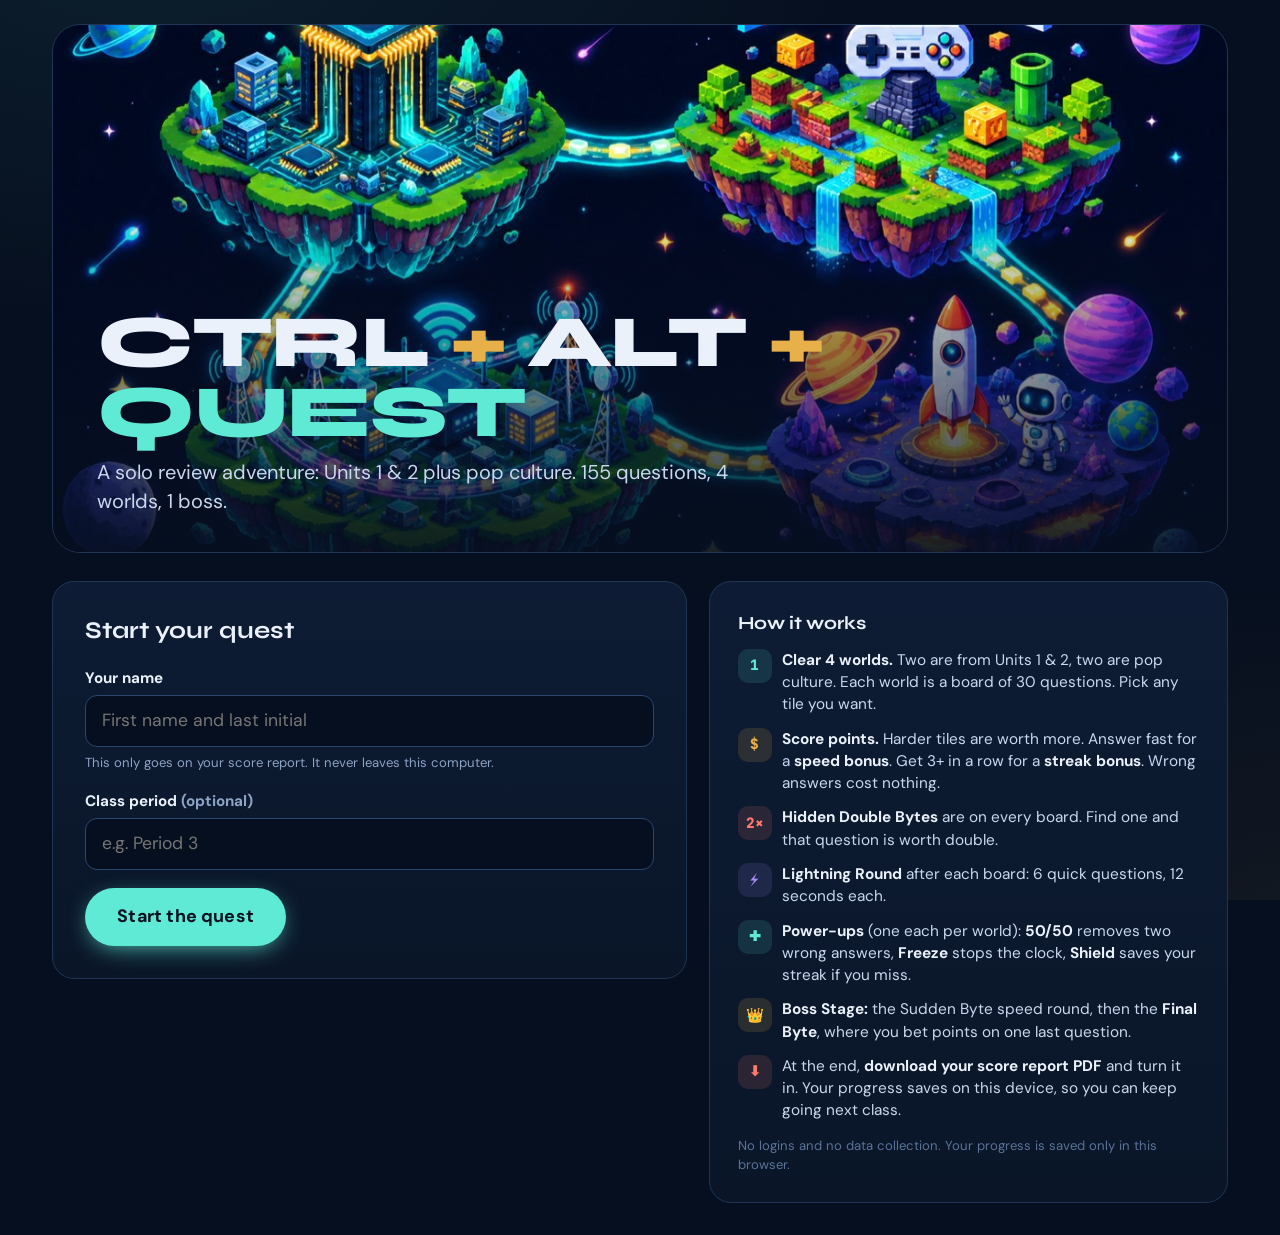
<file: site/index.html>
<!doctype html>
<html lang="en">
<head>
<meta charset="utf-8">
<meta name="viewport" content="width=device-width, initial-scale=1, viewport-fit=cover">
<title>CTRL + ALT + QUEST</title>
<meta name="description" content="Solo review quest for 7th grade STEAM: Units 1 & 2 plus pop culture. Earn points, keep your streak, download your score report.">
<meta name="theme-color" content="#060F1F">
<link rel="icon" href="data:image/svg+xml,%3Csvg xmlns='http://www.w3.org/2000/svg' viewBox='0 0 64 64'%3E%3Crect width='64' height='64' rx='14' fill='%23060F1F'/%3E%3Cpath d='M18 22l-8 10 8 10M46 22l8 10-8 10' stroke='%235EEAD4' stroke-width='5' fill='none' stroke-linecap='round' stroke-linejoin='round'/%3E%3Ccircle cx='32' cy='32' r='6' fill='%23E8B048'/%3E%3C/svg%3E">
<link rel="preconnect" href="https://fonts.googleapis.com">
<link rel="preconnect" href="https://fonts.gstatic.com" crossorigin>
<link href="https://fonts.googleapis.com/css2?family=DM+Sans:opsz,wght@9..40,400;9..40,500;9..40,700&family=JetBrains+Mono:wght@500;700&family=Syne:wght@700;800&display=swap" rel="stylesheet">
<link rel="stylesheet" href="styles.css">
</head>
<body>
<main id="app" aria-live="polite"></main>
<div id="toast" role="status" aria-live="polite"></div>
<canvas id="confetti" aria-hidden="true"></canvas>
<noscript><p style="padding:2rem;color:#fff">This game needs JavaScript turned on.</p></noscript>
<script src="bank.js"></script>
<script src="vendor/jspdf.umd.min.js" defer></script>
<script src="app.js"></script>
</body>
</html>
</file>
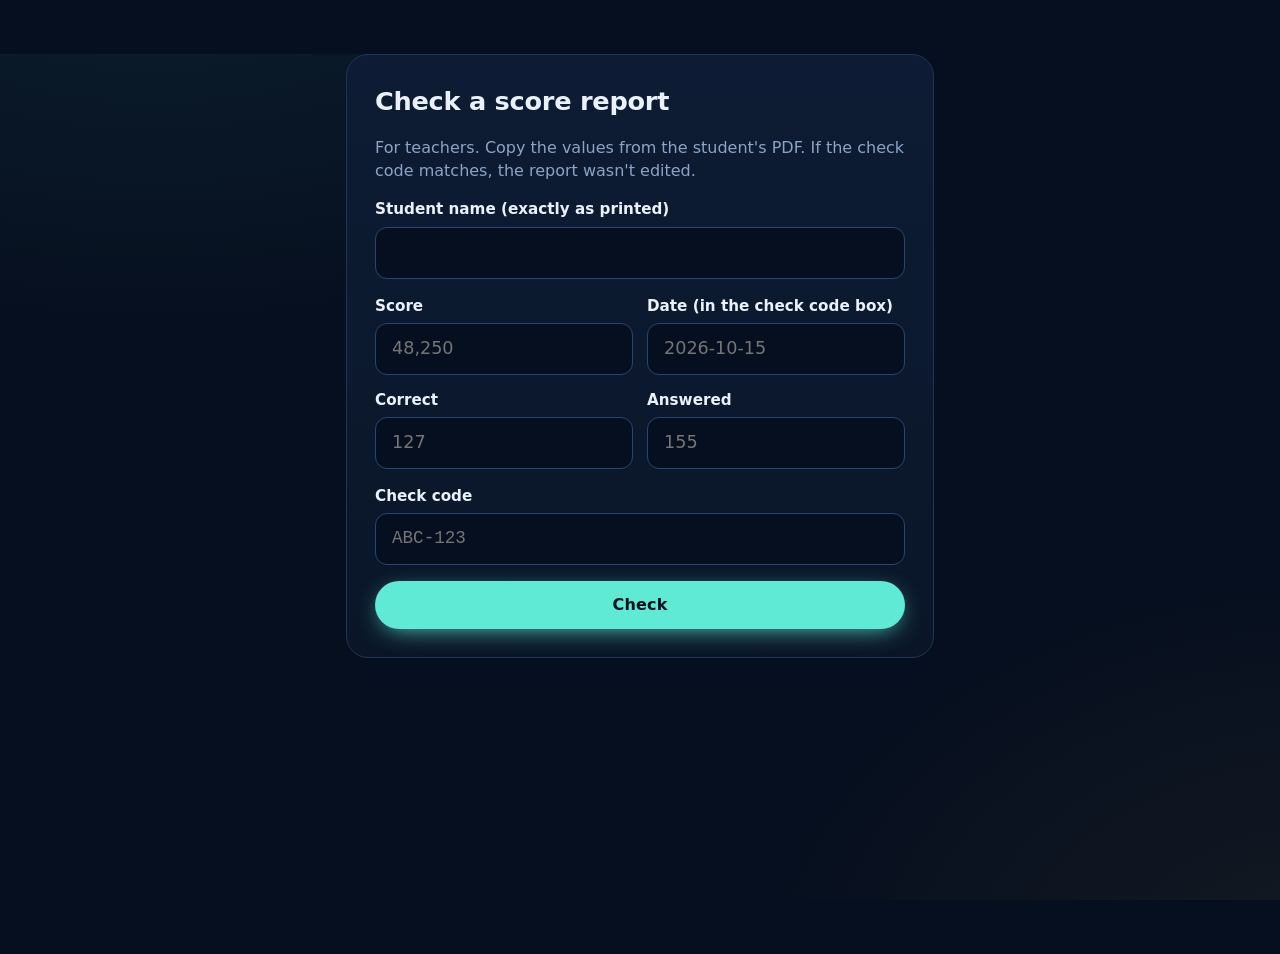
<file: site/verify.html>
<!doctype html>
<html lang="en">
<head>
<meta charset="utf-8">
<meta name="viewport" content="width=device-width, initial-scale=1">
<title>Check a Score Report | CTRL + ALT + QUEST</title>
<meta name="robots" content="noindex">
<link rel="stylesheet" href="styles.css">
<style>
  .v-wrap { max-width: 620px; margin: 6vh auto; padding: 0 16px; }
  .v-card { padding: 28px; display: grid; gap: 16px; }
  .v-grid { display: grid; grid-template-columns: 1fr 1fr; gap: 14px; }
  .result { padding: 14px 16px; border-radius: 12px; font-weight: 700; }
  .result.ok { background: var(--good-soft); color: var(--good); }
  .result.no { background: var(--bad-soft); color: var(--bad); }
  @media (max-width: 520px) { .v-grid { grid-template-columns: 1fr; } }
</style>
</head>
<body>
<div class="v-wrap">
  <form class="card v-card" id="f">
    <h1 class="display" style="font-size:1.6rem">Check a score report</h1>
    <p class="muted">For teachers. Copy the values from the student's PDF. If the check code matches, the report wasn't edited.</p>
    <div class="field"><label for="n">Student name (exactly as printed)</label><input id="n" required></div>
    <div class="v-grid">
      <div class="field"><label for="s">Score</label><input id="s" inputmode="numeric" required placeholder="48,250"></div>
      <div class="field"><label for="d">Date (in the check code box)</label><input id="d" required placeholder="2026-10-15"></div>
      <div class="field"><label for="c">Correct</label><input id="c" inputmode="numeric" required placeholder="127"></div>
      <div class="field"><label for="a">Answered</label><input id="a" inputmode="numeric" required placeholder="155"></div>
    </div>
    <div class="field"><label for="k">Check code</label><input id="k" required placeholder="ABC-123" style="font-family:var(--f-mono);text-transform:uppercase"></div>
    <button class="btn" type="submit">Check</button>
    <div id="out" class="result" hidden></div>
  </form>
</div>
<script>
  // must match checkCode() in app.js
  function hash(str) { let h = 0x811c9dc5; for (let i = 0; i < str.length; i++) { h ^= str.charCodeAt(i); h = Math.imul(h, 0x01000193); } return h >>> 0; }
  function checkCode(name, score, correct, answered, date) {
    const h = hash([name.trim().toLowerCase(), score, correct, answered, date, 'caq|7th|steam'].join('|'));
    const s = h.toString(36).toUpperCase().padStart(7, '0').slice(-6);
    return s.slice(0, 3) + '-' + s.slice(3);
  }
  const num = id => parseInt(document.getElementById(id).value.replace(/[^0-9]/g, ''), 10) || 0;
  document.getElementById('f').addEventListener('submit', e => {
    e.preventDefault();
    const name = document.getElementById('n').value.trim().replace(/\s+/g, ' ');
    const code = checkCode(name, num('s'), num('c'), num('a'), document.getElementById('d').value.trim());
    const given = document.getElementById('k').value.trim().toUpperCase();
    const out = document.getElementById('out');
    out.hidden = false;
    out.className = 'result ' + (code === given ? 'ok' : 'no');
    out.textContent = code === given ? 'Match. This report looks genuine.' : 'No match. Double-check what you typed. If it still fails, the report may have been edited.';
  });
</script>
</body>
</html>
</file>
<file: site/styles.css>
/* CTRL + ALT + QUEST — solo review game (sibling of CTRL + ALT + COMPETE) */
:root {
  --bg: #060F1F;
  --panel: #0A1628;
  --panel-2: #0D1C34;
  --panel-3: #11233F;
  --line: #1F3553;
  --line-2: #2A4670;
  --gold: #E8B048;
  --gold-soft: rgba(232, 176, 72, .14);
  --teal: #5EEAD4;
  --teal-soft: rgba(94, 234, 212, .12);
  --coral: #FF7A6B;
  --coral-soft: rgba(255, 122, 107, .13);
  --violet: #A78BFA;
  --violet-soft: rgba(167, 139, 250, .13);
  --good: #4ADE80;
  --good-soft: rgba(74, 222, 128, .14);
  --bad: #FF6B6B;
  --bad-soft: rgba(255, 107, 107, .14);
  --text: #EAF1FB;
  --muted: #8DA4C6;
  --dim: #5B7398;
  --ink: #06101F;

  --f-display: 'Syne', 'Arial Black', system-ui, sans-serif;
  --f-body: 'DM Sans', system-ui, -apple-system, 'Segoe UI', sans-serif;
  --f-mono: 'JetBrains Mono', ui-monospace, 'Cascadia Mono', Consolas, monospace;

  --r: 14px;
  --r-lg: 22px;
  --ease: cubic-bezier(.2, .8, .2, 1);
  --accent: var(--teal);
  --accent-soft: var(--teal-soft);
  color-scheme: dark;
}
.c-teal   { --accent: var(--teal);   --accent-soft: var(--teal-soft); }
.c-coral  { --accent: var(--coral);  --accent-soft: var(--coral-soft); }
.c-violet { --accent: var(--violet); --accent-soft: var(--violet-soft); }
.c-gold   { --accent: var(--gold);   --accent-soft: var(--gold-soft); }

*, *::before, *::after { box-sizing: border-box; }
html { -webkit-text-size-adjust: 100%; background: var(--bg); }
body {
  margin: 0;
  min-height: 100vh;
  background:
    radial-gradient(1200px 700px at 12% -10%, rgba(94, 234, 212, .08), transparent 60%),
    radial-gradient(1000px 700px at 105% 110%, rgba(232, 176, 72, .07), transparent 60%),
    var(--bg);
  background-attachment: fixed;
  color: var(--text);
  font-family: var(--f-body);
  font-size: 16px;
  line-height: 1.45;
  -webkit-font-smoothing: antialiased;
  -webkit-tap-highlight-color: transparent;
}
button, input, select { font: inherit; color: inherit; }
button { cursor: pointer; border: 0; background: none; }
button:disabled { cursor: not-allowed; }
:focus-visible { outline: 3px solid var(--teal); outline-offset: 3px; }
h1, h2, h3 { margin: 0; }
p { margin: 0; }
img { max-width: 100%; display: block; }
[hidden] { display: none !important; }

#app {
  max-width: 1240px;
  margin: 0 auto;
  padding: max(16px, env(safe-area-inset-top)) clamp(16px, 3vw, 32px) max(32px, env(safe-area-inset-bottom));
}

/* ---------- shared bits ---------- */
.mono { font-family: var(--f-mono); }
.muted { color: var(--muted); }
.display { font-family: var(--f-display); letter-spacing: -.01em; }
.btn {
  display: inline-flex; align-items: center; justify-content: center; gap: .5em;
  min-height: 48px; padding: .7em 1.4em;
  border-radius: 999px;
  font-weight: 700; letter-spacing: .01em;
  background: var(--accent); color: var(--ink);
  transition: transform .15s var(--ease), filter .15s, box-shadow .2s;
  box-shadow: 0 6px 24px -8px var(--accent);
}
.btn:hover:not(:disabled) { transform: translateY(-2px); filter: brightness(1.06); }
.btn:active:not(:disabled) { transform: translateY(0); }
.btn:disabled { opacity: .45; box-shadow: none; }
.btn.ghost { background: transparent; color: var(--text); border: 1.5px solid var(--line-2); box-shadow: none; }
.btn.ghost:hover:not(:disabled) { border-color: var(--accent); color: var(--accent); }
.btn.big { min-height: 58px; font-size: 1.12rem; padding: .8em 1.8em; }
.btn.small { min-height: 38px; padding: .45em 1em; font-size: .9rem; }
.btn.warn { --accent: var(--coral); }
.link-btn { color: var(--muted); text-decoration: underline; text-underline-offset: 3px; padding: .4em; min-height: 40px; }
.link-btn:hover { color: var(--text); }
kbd {
  font-family: var(--f-mono); font-size: .72em; font-weight: 700;
  padding: .05em .4em; border-radius: 6px; border: 1px solid currentColor; opacity: .7;
}
.chip {
  display: inline-flex; align-items: center; gap: .4em;
  padding: .3em .8em; border-radius: 999px;
  background: var(--panel-3); border: 1px solid var(--line);
  font-size: .82rem; font-weight: 700; color: var(--muted);
  white-space: nowrap;
}
.chip.accent { background: var(--accent-soft); border-color: transparent; color: var(--accent); }
.card {
  background: linear-gradient(180deg, var(--panel-2), var(--panel));
  border: 1px solid var(--line);
  border-radius: var(--r-lg);
}

/* ---------- top HUD ---------- */
.hud {
  position: sticky; top: env(safe-area-inset-top, 0px); z-index: 20;
  display: flex; align-items: center; gap: 10px; flex-wrap: wrap;
  margin: 0 0 18px;
  padding: 10px 12px;
  background: rgba(10, 22, 40, .86);
  backdrop-filter: blur(10px); -webkit-backdrop-filter: blur(10px);
  border: 1px solid var(--line);
  border-radius: 18px;
}
.hud-brand { font-family: var(--f-display); font-weight: 800; font-size: 1rem; letter-spacing: .02em; margin-right: auto; display: flex; align-items: center; gap: 10px; }
.hud-brand small { font-family: var(--f-body); font-weight: 500; color: var(--muted); font-size: .85rem; }
.hud-stat { display: flex; flex-direction: column; align-items: flex-end; padding: 0 8px; line-height: 1.1; }
.hud-stat b { font-family: var(--f-mono); font-size: 1.12rem; }
.hud-stat span { font-size: .7rem; text-transform: uppercase; letter-spacing: .08em; color: var(--muted); }
.hud-stat.streak b { color: var(--gold); }
.hud-icon {
  width: 42px; height: 42px; border-radius: 12px;
  display: grid; place-items: center;
  border: 1px solid var(--line); background: var(--panel-3);
}
.hud-icon:hover { border-color: var(--line-2); }
.hud-icon svg { width: 20px; height: 20px; }
.score-pop { animation: pop .5s var(--ease); }
@keyframes pop { 0% { transform: scale(1); } 40% { transform: scale(1.25); color: var(--good); } 100% { transform: scale(1); } }

/* ---------- title ---------- */
.title-screen { display: grid; gap: 28px; padding-top: 8px; }
.hero {
  position: relative; overflow: hidden;
  border-radius: 28px; border: 1px solid var(--line);
  aspect-ratio: 16 / 7.2;
  background: #050c1a center / cover no-repeat;
}
.hero::after {
  content: ''; position: absolute; inset: 0;
  background: linear-gradient(180deg, rgba(6, 15, 31, 0) 30%, rgba(6, 15, 31, .92) 100%);
}
.hero-text { position: absolute; left: clamp(18px, 4vw, 44px); right: 18px; bottom: clamp(16px, 3.5vw, 36px); z-index: 1; }
.logo {
  font-family: var(--f-display); font-weight: 800;
  font-size: clamp(2rem, 6.2vw, 4.6rem); line-height: .95; letter-spacing: -.02em;
}
.logo .plus { color: var(--gold); }
.logo .q { color: var(--teal); }
.tagline { margin-top: 10px; font-size: clamp(1rem, 1.8vw, 1.25rem); color: #C9D8EE; max-width: 46ch; }
.title-grid { display: grid; grid-template-columns: 1.1fr .9fr; gap: 22px; align-items: start; }
.start-card { padding: clamp(20px, 3vw, 32px); display: grid; gap: 18px; }
.start-card h2 { font-family: var(--f-display); font-size: 1.5rem; }
.field { display: grid; gap: 6px; }
.field label { font-weight: 700; font-size: .95rem; }
.field small { color: var(--muted); font-size: .82rem; }
.field input {
  min-height: 52px; padding: 0 16px;
  background: var(--bg); border: 1.5px solid var(--line-2); border-radius: 12px;
  font-size: 1.1rem;
}
.field input:focus { outline: none; border-color: var(--teal); box-shadow: 0 0 0 4px var(--teal-soft); }
.row { display: flex; gap: 12px; flex-wrap: wrap; align-items: center; }
.resume-box { padding: 16px; border-radius: 14px; background: var(--teal-soft); border: 1px solid rgba(94, 234, 212, .25); display: grid; gap: 12px; }
.resume-box b { font-size: 1.1rem; }
.howto-card { padding: clamp(20px, 3vw, 28px); }
.howto-card h3 { font-family: var(--f-display); font-size: 1.15rem; margin-bottom: 12px; }
.howto-list { list-style: none; margin: 0; padding: 0; display: grid; gap: 12px; }
.howto-list li { display: grid; grid-template-columns: 34px 1fr; gap: 10px; align-items: start; color: #C9D8EE; font-size: .96rem; }
.howto-list .ico {
  width: 34px; height: 34px; border-radius: 10px; display: grid; place-items: center;
  background: var(--accent-soft); color: var(--accent); font-weight: 800; font-family: var(--f-mono); font-size: .9rem;
}
.howto-list b { color: var(--text); }
.privacy { font-size: .82rem; color: var(--dim); }

/* ---------- map ---------- */
.map-head { display: flex; align-items: end; justify-content: space-between; gap: 16px; flex-wrap: wrap; margin-bottom: 18px; }
.map-head h1 { font-family: var(--f-display); font-size: clamp(1.6rem, 3.4vw, 2.4rem); }
.overall { display: grid; gap: 8px; min-width: min(100%, 320px); }
.overall .bar { height: 10px; }
.bar { height: 8px; border-radius: 99px; background: var(--panel-3); overflow: hidden; }
.bar > i { display: block; height: 100%; width: 0; background: var(--accent); border-radius: inherit; transition: width .6s var(--ease); }
.worlds { display: grid; grid-template-columns: repeat(2, minmax(0, 1fr)); gap: 18px; }
.world-card {
  position: relative; overflow: hidden; text-align: left;
  border-radius: var(--r-lg); border: 1px solid var(--line);
  background: var(--panel);
  display: grid; grid-template-rows: auto 1fr;
  transition: transform .2s var(--ease), border-color .2s, box-shadow .2s;
}
button.world-card:hover:not(:disabled) { transform: translateY(-3px); border-color: var(--accent); box-shadow: 0 18px 40px -20px var(--accent); }
.world-art { aspect-ratio: 16 / 7; background: center / cover no-repeat; position: relative; }
.world-art::after { content: ''; position: absolute; inset: 0; background: linear-gradient(180deg, transparent 40%, rgba(10, 22, 40, .95)); }
.world-num {
  position: absolute; top: 12px; left: 12px; z-index: 1;
  font-family: var(--f-mono); font-weight: 700; font-size: .78rem; letter-spacing: .08em;
  padding: .35em .75em; border-radius: 999px; background: rgba(6, 15, 31, .8); color: var(--accent);
}
.world-body { padding: 4px 20px 20px; display: grid; gap: 10px; margin-top: -34px; position: relative; z-index: 1; }
.world-body h2 { font-family: var(--f-display); font-size: 1.6rem; color: var(--accent); }
.world-body p { color: var(--muted); font-size: .95rem; }
.world-foot { display: flex; align-items: center; justify-content: space-between; gap: 10px; }
.stars { font-size: 1.15rem; letter-spacing: .1em; color: var(--line-2); }
.stars .on { color: var(--gold); text-shadow: 0 0 12px rgba(232, 176, 72, .5); }
.world-card.locked { filter: saturate(.25) brightness(.6); }
.world-card.locked .world-body h2 { color: var(--muted); }
.lock-note { display: inline-flex; gap: 6px; align-items: center; font-weight: 700; color: var(--muted); font-size: .9rem; }
.go-pill { font-weight: 800; font-size: .9rem; color: var(--ink); background: var(--accent); padding: .45em 1em; border-radius: 999px; }
.boss-card { grid-column: 1 / -1; }
.boss-card .world-art { aspect-ratio: 16 / 4.2; }
.map-tools { display: flex; gap: 8px; flex-wrap: wrap; justify-content: center; margin-top: 26px; }

/* ---------- board ---------- */
.board-head { display: flex; justify-content: space-between; align-items: end; gap: 14px; flex-wrap: wrap; margin-bottom: 14px; }
.board-head h1 { font-family: var(--f-display); font-size: clamp(1.5rem, 3vw, 2.2rem); color: var(--accent); }
.board-head p { color: var(--muted); }
.lifebar { display: flex; gap: 8px; flex-wrap: wrap; }
.life {
  display: inline-flex; align-items: center; gap: 6px;
  padding: .4em .8em; border-radius: 999px; font-weight: 700; font-size: .85rem;
  background: var(--panel-3); border: 1px solid var(--line); color: var(--text);
}
.life.used { opacity: .35; text-decoration: line-through; }
.board { display: grid; grid-template-columns: repeat(6, minmax(0, 1fr)); gap: 10px; }
.col { display: grid; grid-template-rows: 100px repeat(5, minmax(64px, 1fr)); gap: 10px; }
.cat {
  display: grid; align-content: center; gap: 4px; text-align: center;
  padding: 10px 8px; border-radius: var(--r);
  background: var(--accent-soft); border: 1px solid rgba(255, 255, 255, .05);
}
.cat b { font-family: var(--f-display); font-size: clamp(.8rem, 1.25vw, 1rem); line-height: 1.15; }
.cat small { color: var(--muted); font-size: .72rem; line-height: 1.2; }
.tile {
  min-height: 64px; border-radius: var(--r);
  background: linear-gradient(180deg, var(--panel-3), var(--panel-2));
  border: 1px solid var(--line-2);
  font-family: var(--f-mono); font-weight: 700; font-size: clamp(1.05rem, 2vw, 1.5rem); color: var(--gold);
  transition: transform .15s var(--ease), border-color .15s, box-shadow .2s;
  display: grid; place-items: center; padding: 6px;
}
.tile:hover:not(:disabled) { transform: translateY(-2px) scale(1.02); border-color: var(--gold); box-shadow: 0 10px 24px -14px var(--gold); }
.tile.done { background: var(--panel); border-style: dashed; border-color: var(--line); font-size: .85rem; display: grid; gap: 0; line-height: 1.15; }
.tile.ok { color: var(--good); }
.tile.bad { color: var(--dim); }
.tile .t-mark { font-size: 1.15rem; }
.board-foot { display: flex; justify-content: space-between; align-items: center; gap: 12px; flex-wrap: wrap; margin-top: 16px; color: var(--muted); font-size: .9rem; }

/* ---------- question ---------- */
.q-wrap { max-width: 960px; margin: 0 auto; display: grid; gap: 18px; }
.q-card { padding: clamp(18px, 3.2vw, 36px); display: grid; gap: 20px; position: relative; overflow: hidden; }
.q-meta { display: flex; gap: 8px; flex-wrap: wrap; align-items: center; }
.q-meta .spacer { flex: 1; }
.value-chip { font-family: var(--f-mono); color: var(--gold); background: var(--gold-soft); border-color: transparent; font-size: .95rem; }
.double-banner {
  font-family: var(--f-display); font-weight: 800; letter-spacing: .04em;
  text-align: center; padding: 10px; border-radius: 12px;
  background: linear-gradient(90deg, var(--gold), var(--coral)); color: var(--ink);
  animation: shimmer 1.6s ease-in-out infinite alternate;
}
@keyframes shimmer { from { filter: brightness(1); } to { filter: brightness(1.18); } }
.timer { display: grid; grid-template-columns: 1fr auto; gap: 12px; align-items: center; }
.timer .bar { height: 12px; }
.timer .bar > i { transition: width .12s linear, background .3s; }
.timer.low .bar > i { background: var(--coral); }
.timer.frozen .bar > i { background: #93C5FD; }
.timer-num { font-family: var(--f-mono); font-weight: 700; font-size: 1.3rem; min-width: 3.2ch; text-align: right; }
.timer.low .timer-num { color: var(--coral); }
.q-prompt { font-size: clamp(1.25rem, 2.6vw, 1.8rem); line-height: 1.3; font-weight: 700; }
.choices { display: grid; grid-template-columns: repeat(2, minmax(0, 1fr)); gap: 12px; }
.choices.tf { grid-template-columns: repeat(2, minmax(0, 1fr)); }
.choice {
  display: grid; grid-template-columns: 40px 1fr; gap: 12px; align-items: center;
  text-align: left; padding: 14px 16px; min-height: 68px;
  border-radius: var(--r); border: 1.5px solid var(--line-2);
  background: var(--panel-3);
  font-size: clamp(1rem, 1.7vw, 1.15rem); font-weight: 500;
  transition: transform .12s var(--ease), border-color .15s, background .15s;
}
.choice:hover:not(:disabled) { border-color: var(--accent); background: var(--accent-soft); transform: translateY(-1px); }
.choice .key {
  width: 40px; height: 40px; border-radius: 10px; display: grid; place-items: center;
  font-family: var(--f-mono); font-weight: 700; background: var(--bg); color: var(--accent);
}
.choice.removed { opacity: .18; }
.choice.right { border-color: var(--good); background: var(--good-soft); }
.choice.right .key { background: var(--good); color: var(--ink); }
.choice.wrong { border-color: var(--bad); background: var(--bad-soft); }
.choice.wrong .key { background: var(--bad); color: var(--ink); }
.choice:disabled { cursor: default; }
.order-zone { display: grid; gap: 14px; }
.order-label { font-size: .8rem; font-weight: 700; color: var(--muted); text-transform: uppercase; letter-spacing: .08em; }
.order-pool, .order-picked { display: grid; gap: 8px; }
.order-item {
  text-align: left; padding: 12px 14px; min-height: 52px; border-radius: 12px;
  border: 1.5px solid var(--line-2); background: var(--panel-3); font-weight: 500;
  display: grid; grid-template-columns: 30px 1fr; gap: 10px; align-items: center;
}
.order-item:hover:not(:disabled) { border-color: var(--accent); }
.order-item .n { font-family: var(--f-mono); font-weight: 700; color: var(--accent); }
.order-picked .order-item { background: var(--accent-soft); border-color: transparent; }
.order-picked .order-item.right { background: var(--good-soft); }
.order-picked .order-item.wrong { background: var(--bad-soft); }
.order-slot { min-height: 52px; border-radius: 12px; border: 1.5px dashed var(--line); display: grid; place-items: center start; padding: 0 14px; color: var(--dim); font-family: var(--f-mono); }
.q-actions { display: flex; gap: 10px; flex-wrap: wrap; align-items: center; }
.lifelines { display: flex; gap: 8px; flex-wrap: wrap; }
.life-btn {
  display: inline-flex; align-items: center; gap: 6px;
  min-height: 42px; padding: 0 14px; border-radius: 999px;
  border: 1.5px solid var(--line-2); background: var(--panel); font-weight: 700; font-size: .9rem;
}
.life-btn:hover:not(:disabled) { border-color: var(--accent); color: var(--accent); }
.life-btn:disabled { opacity: .35; }
.life-btn.active { border-color: var(--gold); color: var(--gold); background: var(--gold-soft); }

/* feedback */
.feedback { border-radius: var(--r-lg); padding: clamp(16px, 2.6vw, 26px); display: grid; gap: 12px; animation: rise .35s var(--ease); }
.feedback.good { background: var(--good-soft); border: 1px solid rgba(74, 222, 128, .35); }
.feedback.bad { background: var(--bad-soft); border: 1px solid rgba(255, 107, 107, .3); }
.fb-head { display: flex; justify-content: space-between; align-items: center; gap: 12px; flex-wrap: wrap; }
.fb-title { font-family: var(--f-display); font-weight: 800; font-size: clamp(1.4rem, 3vw, 2rem); }
.feedback.good .fb-title { color: var(--good); }
.feedback.bad .fb-title { color: var(--bad); }
.fb-points { font-family: var(--f-mono); font-weight: 700; font-size: 1.6rem; }
.fb-parts { display: flex; gap: 8px; flex-wrap: wrap; }
.fb-answer { font-weight: 700; }
.fb-why { color: #C9D8EE; }
@keyframes rise { from { opacity: 0; transform: translateY(10px); } to { opacity: 1; transform: none; } }

/* ---------- interstitials ---------- */
.stage { max-width: 760px; margin: 4vh auto 0; text-align: center; display: grid; gap: 18px; justify-items: center; }
.stage .card { padding: clamp(22px, 4vw, 40px); display: grid; gap: 18px; justify-items: center; width: 100%; }
.stage h1 { font-family: var(--f-display); font-size: clamp(2rem, 5vw, 3.2rem); line-height: 1; color: var(--accent); }
.stage p { color: #C9D8EE; font-size: 1.08rem; max-width: 52ch; }
.bolt { font-size: 3rem; line-height: 1; }
.stat-grid { display: grid; grid-template-columns: repeat(auto-fit, minmax(140px, 1fr)); gap: 12px; width: 100%; }
.stat { padding: 14px; border-radius: 14px; background: var(--panel-3); border: 1px solid var(--line); text-align: center; }
.stat b { display: block; font-family: var(--f-mono); font-size: 1.5rem; }
.stat span { font-size: .78rem; color: var(--muted); text-transform: uppercase; letter-spacing: .07em; }
.cat-list { display: grid; gap: 6px; width: 100%; text-align: left; }
.cat-row { display: grid; grid-template-columns: 1fr auto; gap: 10px; padding: 8px 12px; border-radius: 10px; background: var(--panel-3); }
.cat-row b { font-family: var(--f-mono); }
.wager-val { font-family: var(--f-mono); font-size: clamp(2.4rem, 7vw, 4rem); font-weight: 700; color: var(--gold); }
input[type=range] { width: 100%; accent-color: var(--gold); height: 34px; }
.wager-quick { display: flex; gap: 8px; flex-wrap: wrap; justify-content: center; }

/* ---------- results ---------- */
.results { display: grid; gap: 20px; }
.result-hero { padding: clamp(22px, 4vw, 40px); text-align: center; display: grid; gap: 10px; justify-items: center; position: relative; overflow: hidden; }
.result-hero .kicker { font-family: var(--f-mono); color: var(--teal); letter-spacing: .14em; font-size: .85rem; }
.big-score { font-family: var(--f-mono); font-weight: 700; font-size: clamp(3rem, 10vw, 6rem); line-height: 1; color: var(--gold); }
.rank { font-family: var(--f-display); font-size: clamp(1.4rem, 3.4vw, 2.1rem); }
.result-cols { display: grid; grid-template-columns: 1fr 1fr; gap: 20px; }
.panel { padding: clamp(18px, 3vw, 26px); display: grid; gap: 12px; align-content: start; }
.panel h3 { font-family: var(--f-display); font-size: 1.15rem; }
.world-row { display: grid; grid-template-columns: 1fr auto auto; gap: 12px; align-items: center; padding: 10px 12px; border-radius: 12px; background: var(--panel-3); }
.world-row .name { font-weight: 700; color: var(--accent); }
.badges { display: flex; flex-wrap: wrap; gap: 8px; }
.badge { display: inline-flex; gap: 8px; align-items: center; padding: 8px 12px; border-radius: 12px; background: var(--gold-soft); color: var(--gold); font-weight: 700; font-size: .9rem; }
.badge.off { background: var(--panel-3); color: var(--dim); }
.download-zone { text-align: center; display: grid; gap: 10px; justify-items: center; padding: clamp(20px, 3vw, 30px); }
.download-zone .btn { --accent: var(--gold); }
.missed { display: grid; gap: 10px; max-height: 520px; overflow: auto; padding-right: 4px; }
.missed-item { padding: 12px 14px; border-radius: 12px; background: var(--panel-3); display: grid; gap: 4px; font-size: .95rem; }
.missed-item .a { color: var(--good); font-weight: 700; }
.missed-item .c { font-size: .75rem; color: var(--muted); text-transform: uppercase; letter-spacing: .06em; }

/* ---------- toast / modal / confetti ---------- */
#toast {
  position: fixed; left: 50%; bottom: max(20px, env(safe-area-inset-bottom)); transform: translate(-50%, calc(100% + 60px));
  visibility: hidden;
  z-index: 60; padding: 12px 20px; border-radius: 999px;
  background: var(--gold); color: var(--ink); font-weight: 800;
  transition: transform .35s var(--ease); pointer-events: none; max-width: calc(100vw - 32px); text-align: center;
}
#toast.show { transform: translate(-50%, 0); visibility: visible; }
#confetti { position: fixed; inset: 0; width: 100%; height: 100%; pointer-events: none; z-index: 50; }
.modal-back { position: fixed; inset: 0; z-index: 40; background: rgba(3, 8, 18, .75); display: grid; place-items: center; padding: 16px; }
.modal { max-width: 640px; width: 100%; max-height: 88vh; overflow: auto; padding: clamp(20px, 3vw, 32px); display: grid; gap: 16px; }
.modal h2 { font-family: var(--f-display); }

/* ---------- responsive ---------- */
@media (max-width: 900px) {
  .title-grid, .result-cols { grid-template-columns: 1fr; }
  .board { grid-template-columns: repeat(3, minmax(0, 1fr)); }
}
@media (max-width: 640px) {
  .hero { aspect-ratio: 4 / 3.4; }
  .worlds { grid-template-columns: 1fr; }
  .board { grid-template-columns: 1fr; gap: 12px; }
  .col { grid-template-columns: 104px repeat(5, minmax(0, 1fr)); grid-template-rows: auto; gap: 6px; }
  .cat b { font-size: .8rem; }
  .cat { text-align: left; padding: 8px 10px; }
  .cat small { display: none; }
  .tile { min-height: 52px; font-size: .9rem; padding: 2px; }
  .tile.done { font-size: .7rem; }
  .choices, .choices.tf { grid-template-columns: 1fr; }
  .hud-brand { flex-basis: 100%; }
  .hud-stat:first-of-type { margin-left: auto; }
  .hud-stat { padding: 0 4px; }
  .world-row { grid-template-columns: 1fr auto; }
  .world-row .stars { grid-column: 1 / -1; }
}
@media (prefers-reduced-motion: reduce) {
  *, *::before, *::after { animation: none !important; transition: none !important; }
}
</file>
